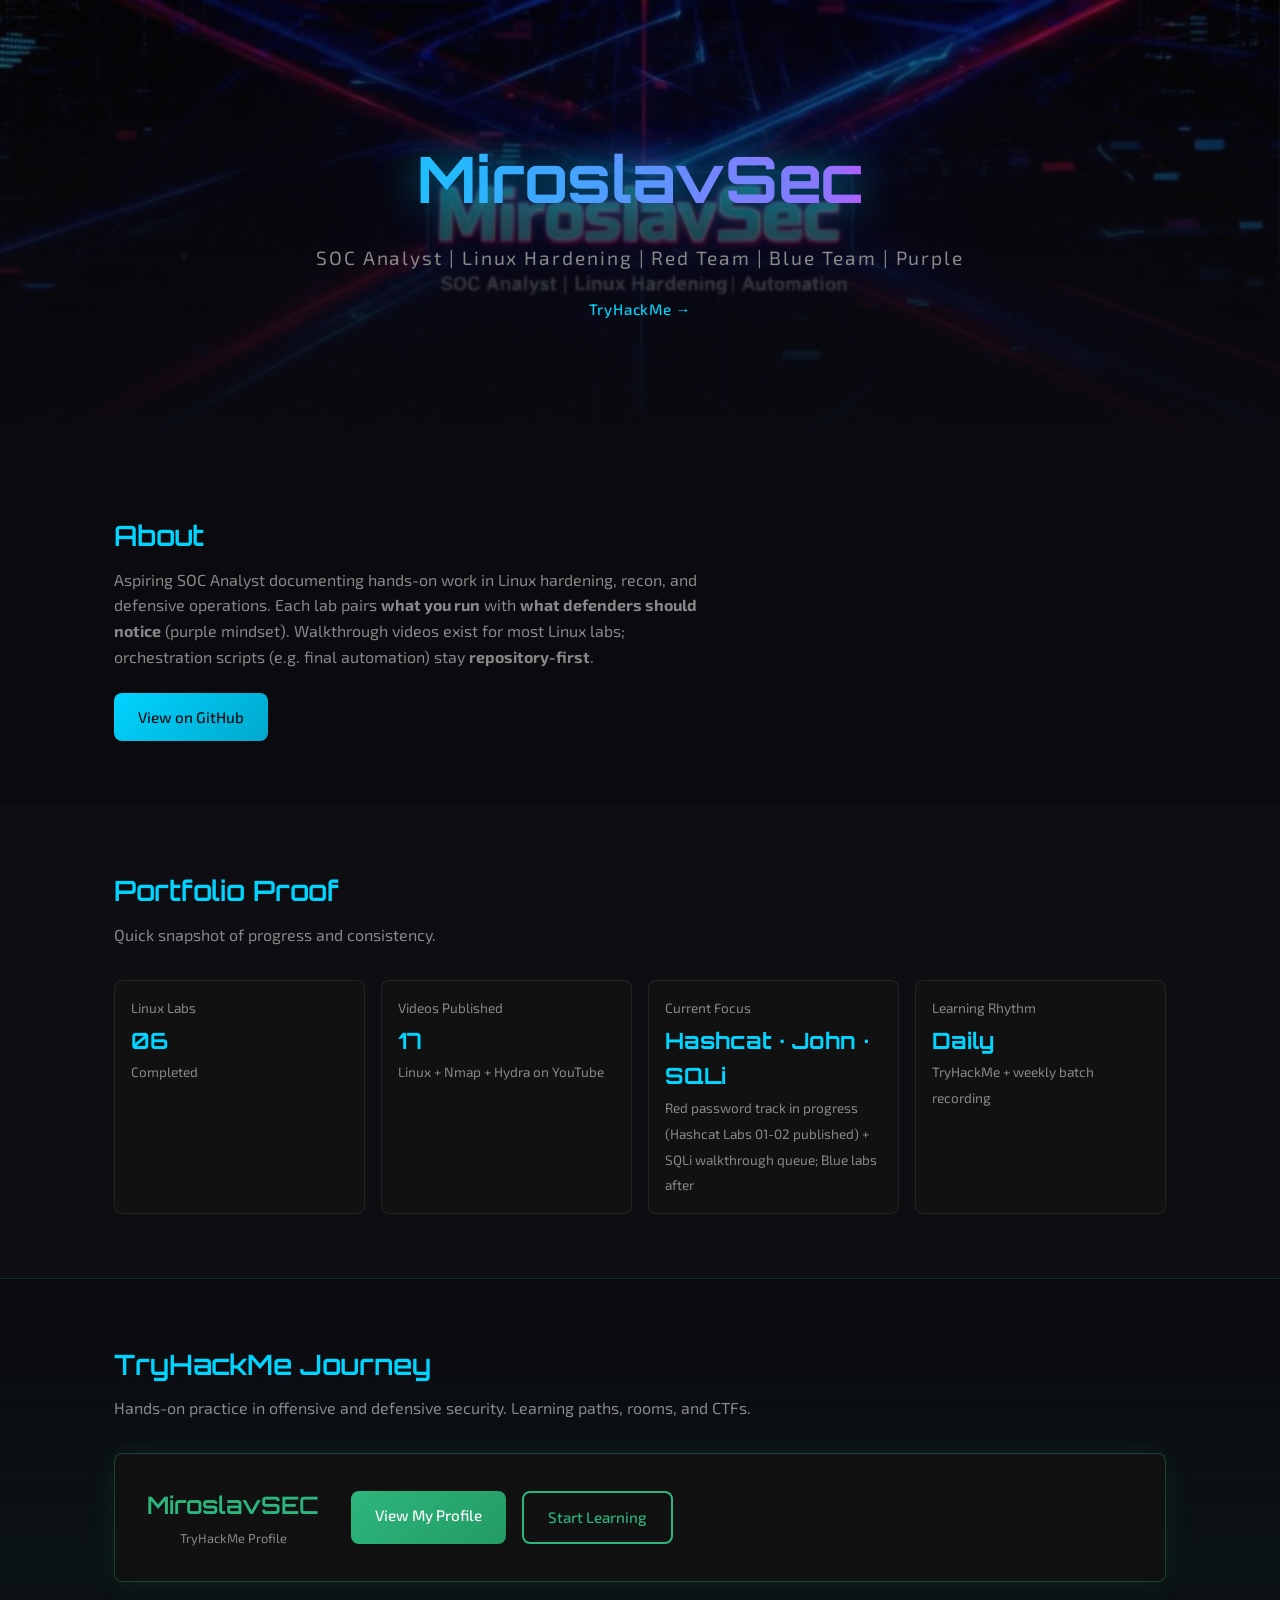
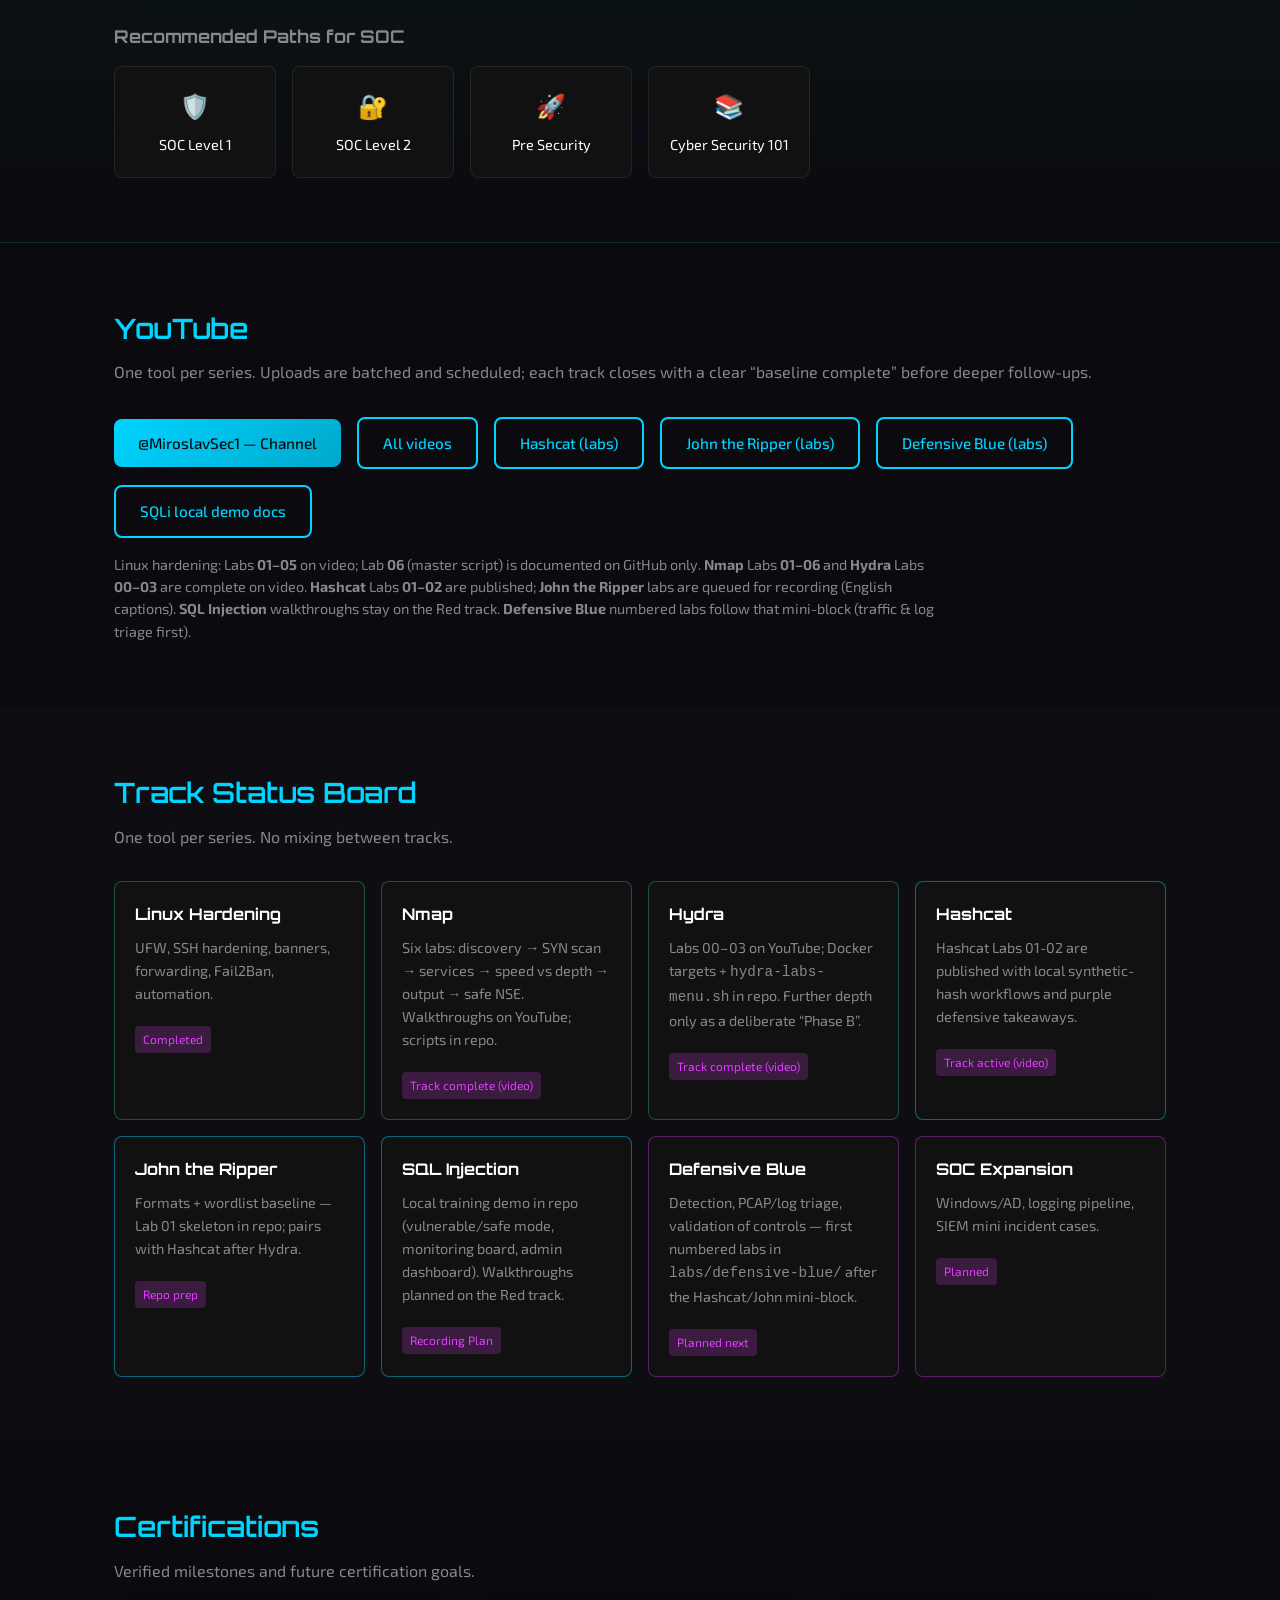
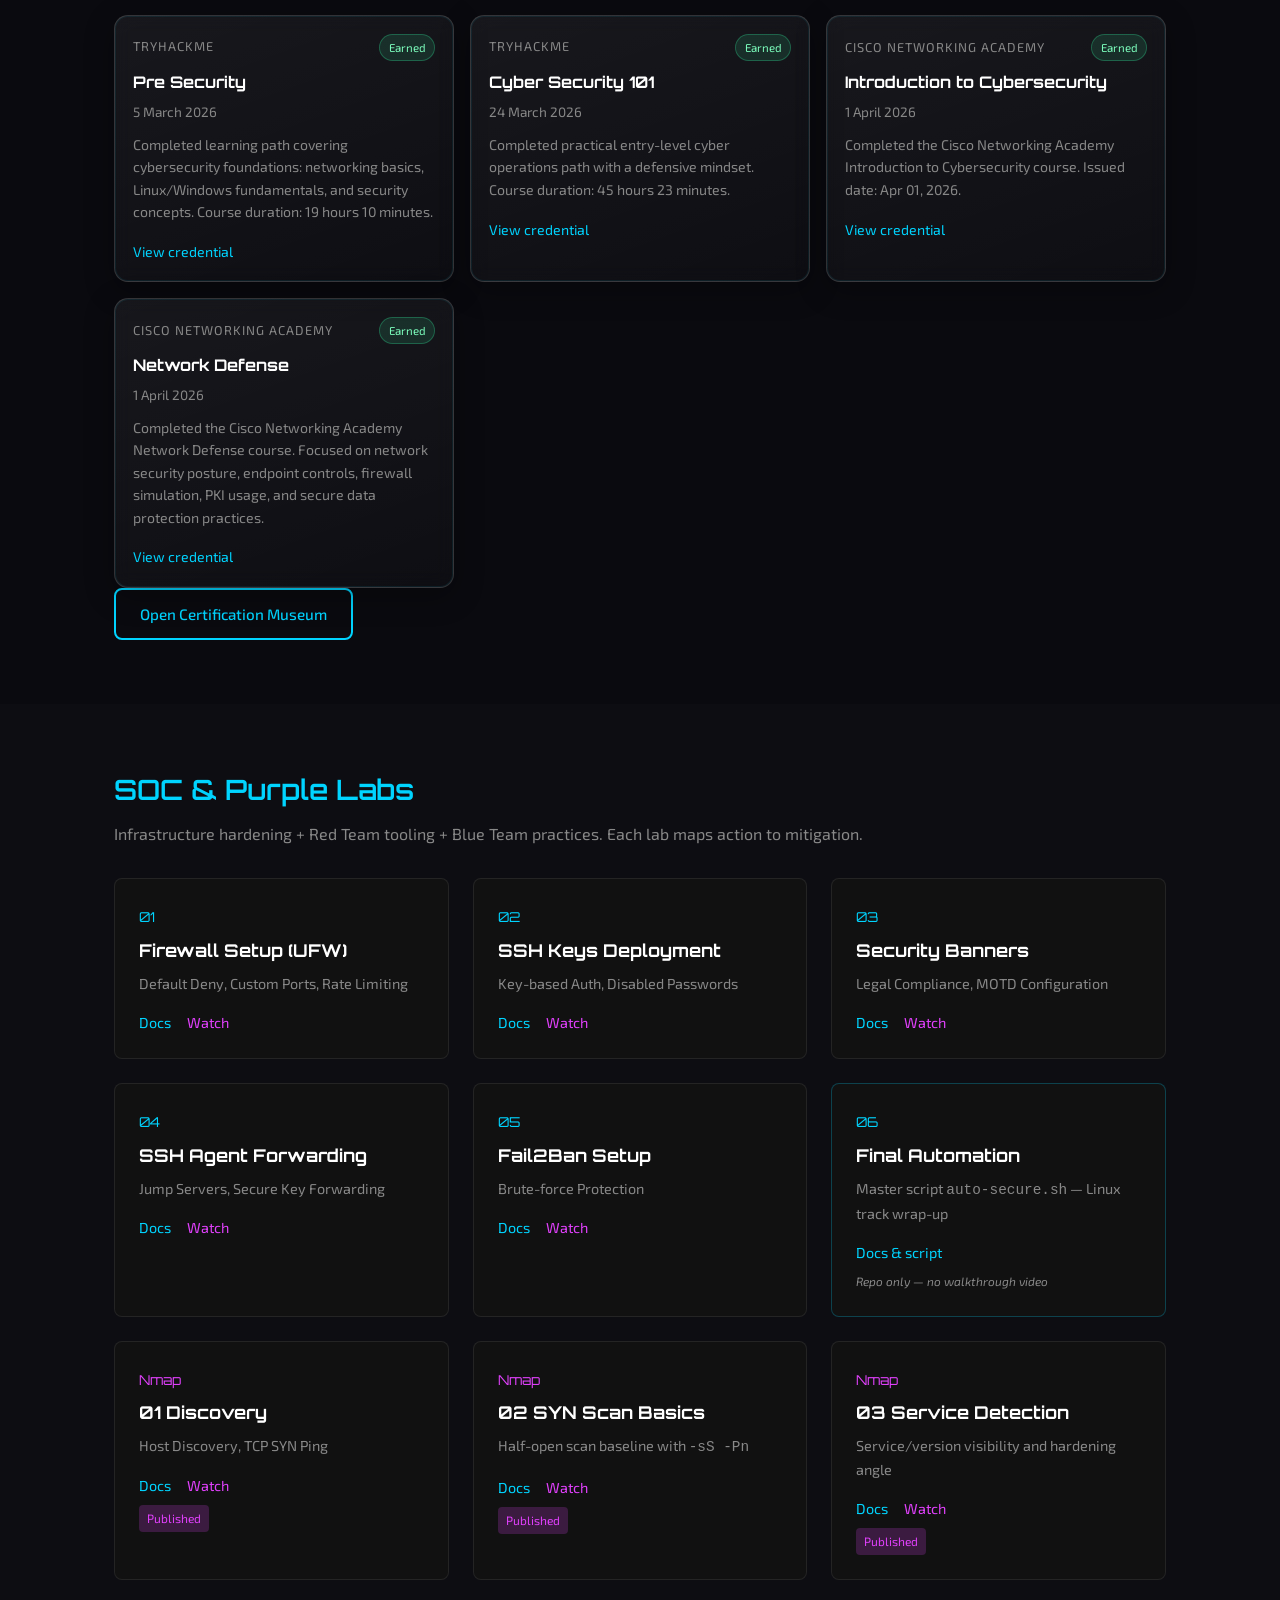
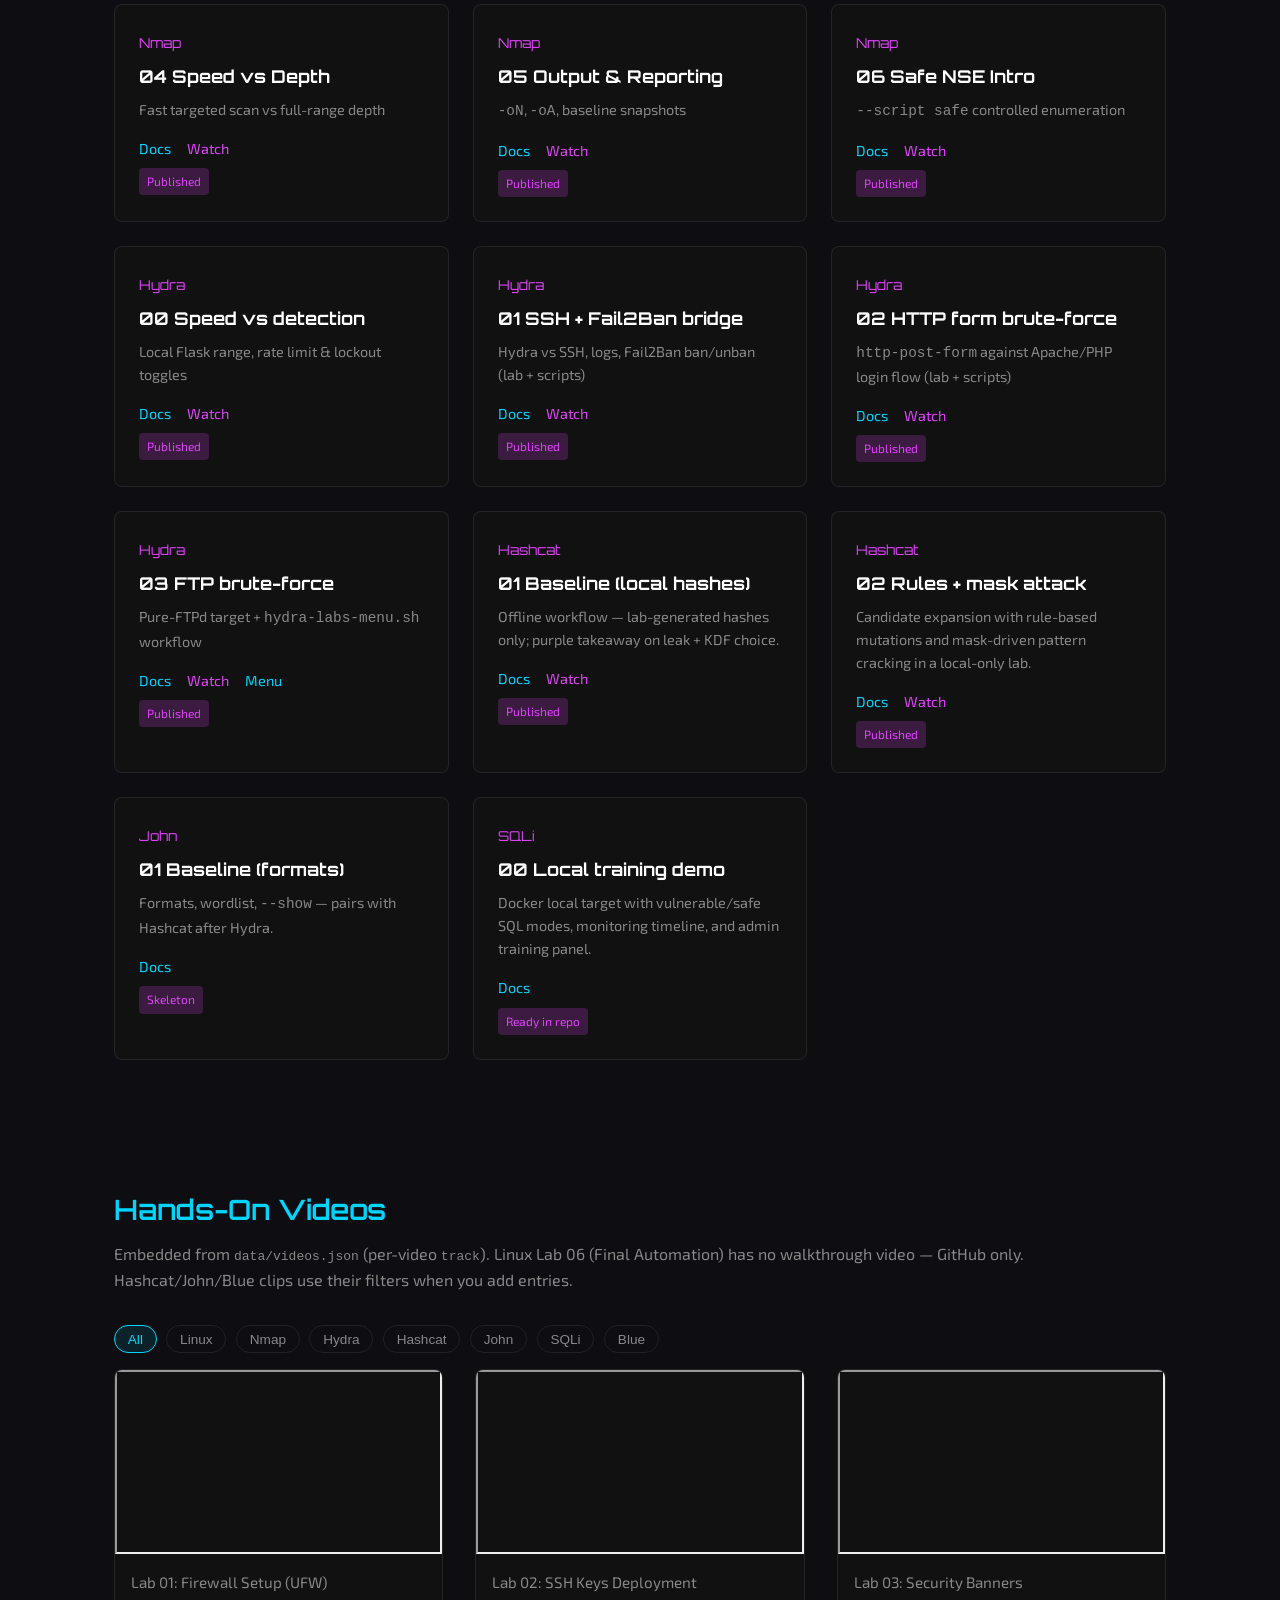
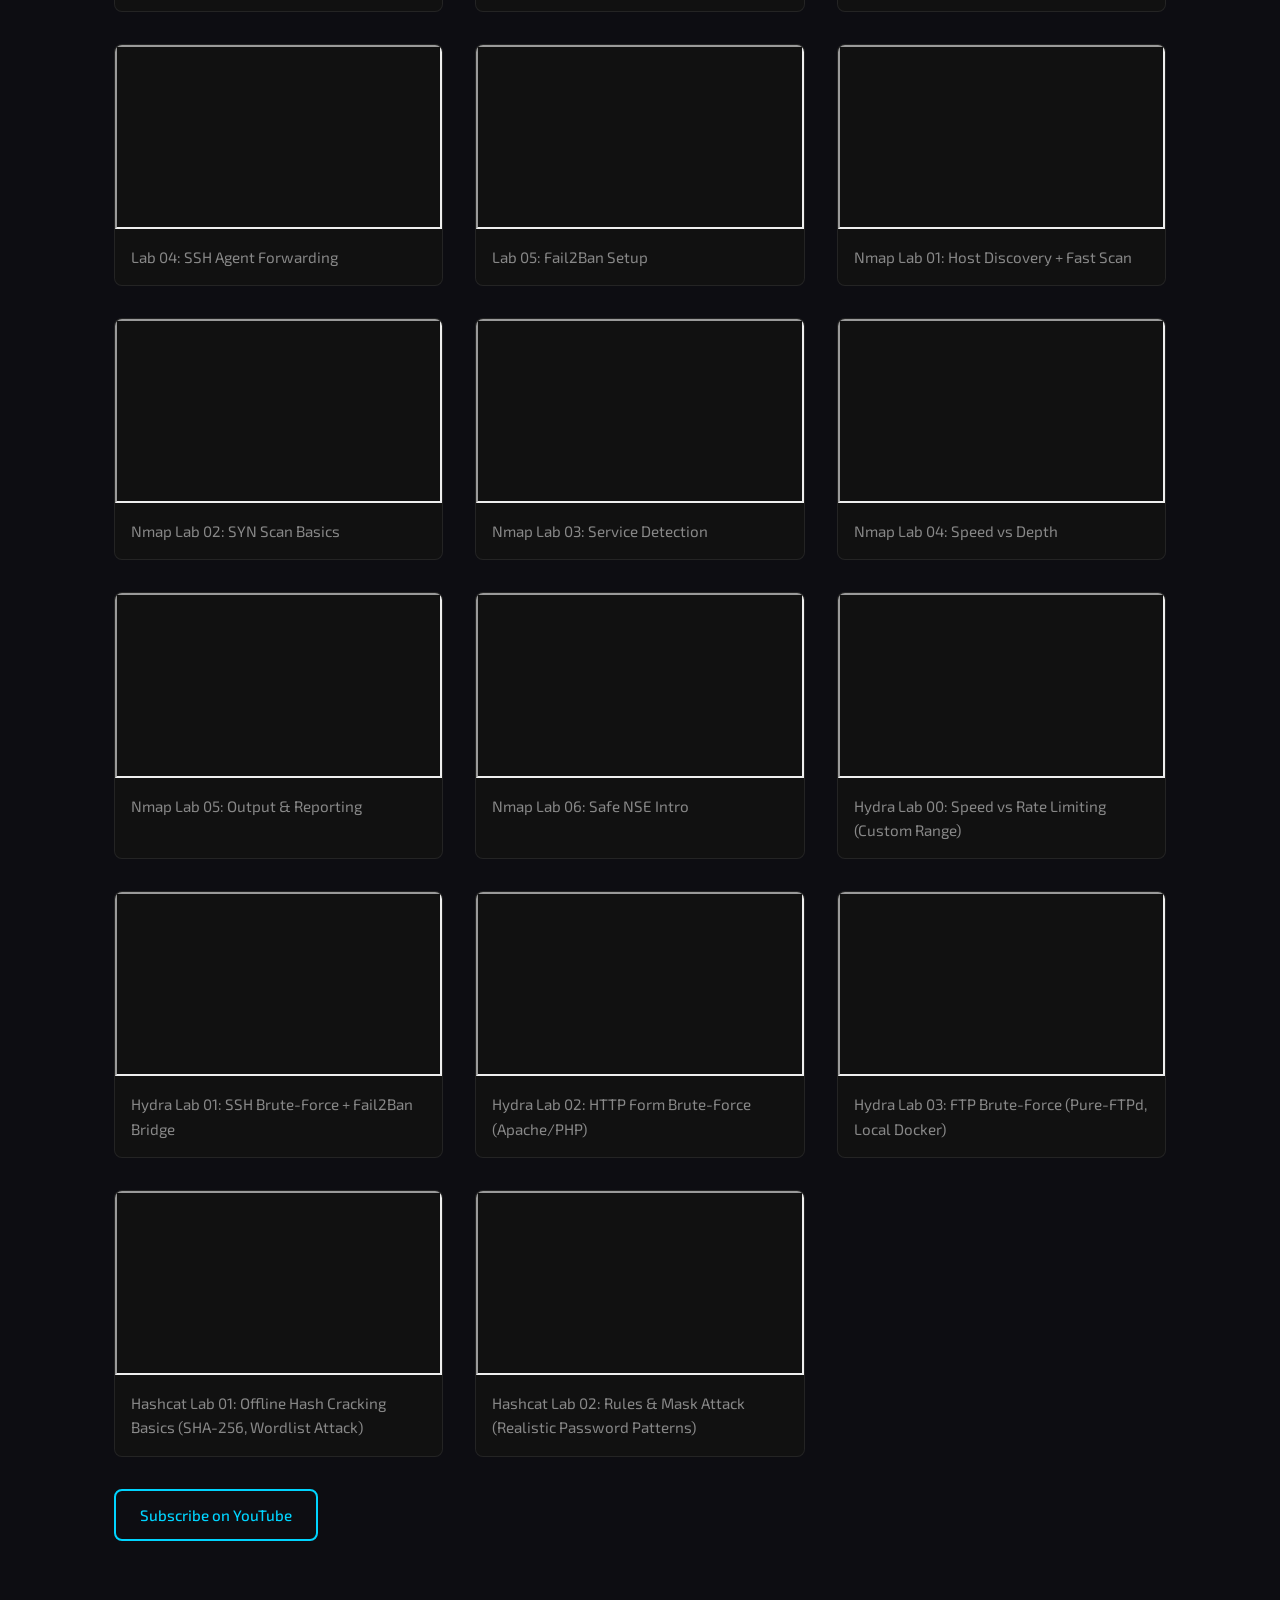
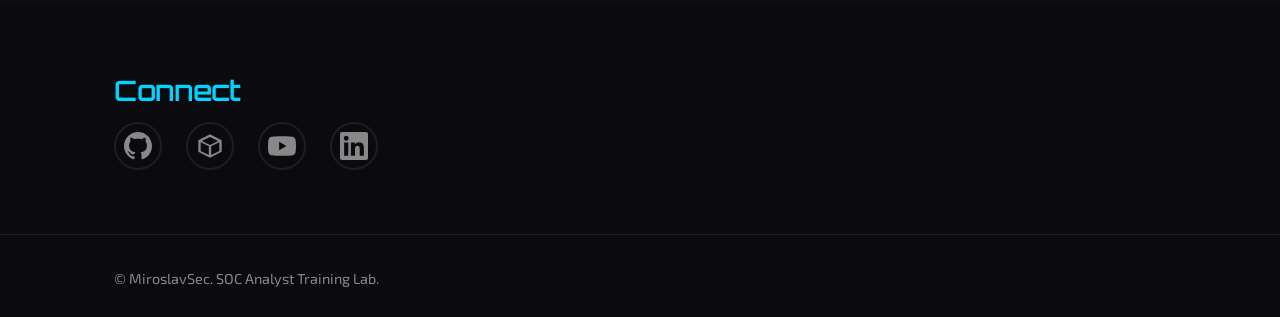
<file: docs/index.html>
<!DOCTYPE html>
<html lang="en">
<head>
    <meta charset="UTF-8">
    <meta name="viewport" content="width=device-width, initial-scale=1.0">
    <meta name="description" content="MiroslavSec — SOC / Purple portfolio: Linux hardening, Nmap, Hydra, hands-on labs, defensive-blue track, TryHackMe.">
    <meta name="author" content="MiroslavSec">
    <link rel="canonical" href="https://jokeez.github.io/SOC-Analyst-Training-Lab/">
    <meta property="og:title" content="MiroslavSec | SOC Analyst Training Lab">
    <meta property="og:description" content="Linux, Nmap, Hydra walkthroughs; SQLi demo in repo; defensive-blue labs — purple-team documentation and scripts.">
    <meta property="og:type" content="website">
    <meta property="og:url" content="https://jokeez.github.io/SOC-Analyst-Training-Lab/">
    <meta property="og:image" content="https://jokeez.github.io/SOC-Analyst-Training-Lab/assets/banner.png">
    <meta name="twitter:card" content="summary_large_image">
    <title>MiroslavSec | SOC Analyst | Linux Hardening | Red + Blue + Purple</title>
    <link rel="preconnect" href="https://fonts.googleapis.com">
    <link rel="preconnect" href="https://fonts.gstatic.com" crossorigin>
    <link href="https://fonts.googleapis.com/css2?family=Orbitron:wght@400;600;700&family=Exo+2:wght@300;400;500&display=swap" rel="stylesheet">
    <link rel="stylesheet" href="styles.css">
</head>
<body>
    <header class="hero">
        <div class="hero-bg" style="background-image: url('assets/banner.png');"></div>
        <div class="hero-overlay"></div>
        <div class="hero-content">
            <h1 class="hero-title">MiroslavSec</h1>
            <p class="hero-tagline">SOC Analyst | Linux Hardening | Red Team | Blue Team | Purple</p>
            <a href="https://tryhackme.com/p/MiroslavSEC" class="hero-thm-link" target="_blank" rel="noopener noreferrer">TryHackMe →</a>
        </div>
    </header>

    <main>
        <section id="about" class="section">
            <div class="container">
                <h2 class="section-title">About</h2>
                <p class="about-text">
                    Aspiring SOC Analyst documenting hands-on work in Linux hardening, recon, and defensive operations.
                    Each lab pairs <strong>what you run</strong> with <strong>what defenders should notice</strong> (purple mindset).
                    Walkthrough videos exist for most Linux labs; orchestration scripts (e.g. final automation) stay <strong>repository-first</strong>.
                </p>
                <a href="https://github.com/jokeez/SOC-Analyst-Training-Lab" class="btn btn-primary" target="_blank" rel="noopener noreferrer">View on GitHub</a>
            </div>
        </section>

        <section id="proof" class="section section-alt">
            <div class="container">
                <h2 class="section-title">Portfolio Proof</h2>
                <p class="section-desc">Quick snapshot of progress and consistency.</p>
                <div class="proof-grid">
                    <article class="proof-card">
                        <span class="proof-label">Linux Labs</span>
                        <strong class="proof-value">06</strong>
                        <span class="proof-meta">Completed</span>
                    </article>
                    <article class="proof-card">
                        <span class="proof-label">Videos Published</span>
                        <strong class="proof-value" id="video-count">17</strong>
                        <span class="proof-meta">Linux + Nmap + Hydra on YouTube</span>
                    </article>
                    <article class="proof-card">
                        <span class="proof-label">Current Focus</span>
                        <strong class="proof-value">Hashcat · John · SQLi</strong>
                        <span class="proof-meta">Red password track in progress (Hashcat Labs 01-02 published) + SQLi walkthrough queue; Blue labs after</span>
                    </article>
                    <article class="proof-card">
                        <span class="proof-label">Learning Rhythm</span>
                        <strong class="proof-value">Daily</strong>
                        <span class="proof-meta">TryHackMe + weekly batch recording</span>
                    </article>
                </div>
            </div>
        </section>

        <section id="tryhackme" class="section tryhackme-section">
            <div class="container">
                <h2 class="section-title">TryHackMe Journey</h2>
                <p class="section-desc">Hands-on practice in offensive and defensive security. Learning paths, rooms, and CTFs.</p>
                <div class="thm-content">
                    <div class="thm-profile-card">
                        <div class="thm-badge-wrap">
                            <a href="https://tryhackme.com/p/MiroslavSEC" target="_blank" rel="noopener noreferrer" class="thm-profile-link">
                                <span class="thm-username">MiroslavSEC</span>
                                <span class="thm-label">TryHackMe Profile</span>
                            </a>
                        </div>
                        <div class="thm-actions">
                            <a href="https://tryhackme.com/p/MiroslavSEC" class="btn btn-thm" target="_blank" rel="noopener noreferrer">View My Profile</a>
                            <a href="https://tryhackme.com" class="btn btn-thm-outline" target="_blank" rel="noopener noreferrer">Start Learning</a>
                        </div>
                    </div>
                    <div class="thm-paths">
                        <h3 class="thm-paths-title">Recommended Paths for SOC</h3>
                        <div class="thm-paths-grid">
                            <a href="https://tryhackme.com/path/outline/soclevel1" target="_blank" rel="noopener noreferrer" class="thm-path-card">
                                <span class="thm-path-icon">🛡️</span>
                                <span>SOC Level 1</span>
                            </a>
                            <a href="https://tryhackme.com/path/outline/soclevel2" target="_blank" rel="noopener noreferrer" class="thm-path-card">
                                <span class="thm-path-icon">🔐</span>
                                <span>SOC Level 2</span>
                            </a>
                            <a href="https://tryhackme.com/path/outline/presecurity" target="_blank" rel="noopener noreferrer" class="thm-path-card">
                                <span class="thm-path-icon">🚀</span>
                                <span>Pre Security</span>
                            </a>
                            <a href="https://tryhackme.com/path/outline/cybersecurity101" target="_blank" rel="noopener noreferrer" class="thm-path-card">
                                <span class="thm-path-icon">📚</span>
                                <span>Cyber Security 101</span>
                            </a>
                        </div>
                    </div>
                </div>
            </div>
        </section>

        <section id="playlists" class="section">
            <div class="container">
                <h2 class="section-title">YouTube</h2>
                <p class="section-desc">One tool per series. Uploads are batched and scheduled; each track closes with a clear “baseline complete” before deeper follow-ups.</p>
                <div class="playlist-links">
                    <a href="https://www.youtube.com/@MiroslavSec1" class="btn btn-primary" target="_blank" rel="noopener noreferrer">@MiroslavSec1 — Channel</a>
                    <a href="https://www.youtube.com/@MiroslavSec1/videos" class="btn btn-secondary" target="_blank" rel="noopener noreferrer">All videos</a>
                    <a href="https://github.com/jokeez/SOC-Analyst-Training-Lab/tree/main/labs/offensive-red/hashcat" class="btn btn-secondary" target="_blank" rel="noopener noreferrer">Hashcat (labs)</a>
                    <a href="https://github.com/jokeez/SOC-Analyst-Training-Lab/tree/main/labs/offensive-red/john-the-ripper" class="btn btn-secondary" target="_blank" rel="noopener noreferrer">John the Ripper (labs)</a>
                    <a href="https://github.com/jokeez/SOC-Analyst-Training-Lab/tree/main/labs/defensive-blue" class="btn btn-secondary" target="_blank" rel="noopener noreferrer">Defensive Blue (labs)</a>
                    <a href="https://github.com/jokeez/SOC-Analyst-Training-Lab/tree/main/labs/offensive-red/sql-injection/00-local-demo" class="btn btn-secondary" target="_blank" rel="noopener noreferrer">SQLi local demo docs</a>
                </div>
                <p class="playlist-note">Linux hardening: Labs <strong>01–05</strong> on video; Lab <strong>06</strong> (master script) is documented on GitHub only. <strong>Nmap</strong> Labs <strong>01–06</strong> and <strong>Hydra</strong> Labs <strong>00–03</strong> are complete on video. <strong>Hashcat</strong> Labs <strong>01–02</strong> are published; <strong>John the Ripper</strong> labs are queued for recording (English captions). <strong>SQL Injection</strong> walkthroughs stay on the Red track. <strong>Defensive Blue</strong> numbered labs follow that mini-block (traffic &amp; log triage first).</p>
            </div>
        </section>

        <section id="tracks" class="section section-alt">
            <div class="container">
                <h2 class="section-title">Track Status Board</h2>
                <p class="section-desc">One tool per series. No mixing between tracks.</p>
                <div class="track-grid">
                    <article class="track-card done">
                        <h3>Linux Hardening</h3>
                        <p>UFW, SSH hardening, banners, forwarding, Fail2Ban, automation.</p>
                        <span class="badge">Completed</span>
                    </article>
                    <article class="track-card done">
                        <h3>Nmap</h3>
                        <p>Six labs: discovery → SYN scan → services → speed vs depth → output → safe NSE. Walkthroughs on YouTube; scripts in repo.</p>
                        <span class="badge">Track complete (video)</span>
                    </article>
                    <article class="track-card done">
                        <h3>Hydra</h3>
                        <p>Labs 00–03 on YouTube; Docker targets + <code>hydra-labs-menu.sh</code> in repo. Further depth only as a deliberate “Phase B”.</p>
                        <span class="badge">Track complete (video)</span>
                    </article>
                    <article class="track-card progress">
                        <h3>Hashcat</h3>
                        <p>Hashcat Labs 01-02 are published with local synthetic-hash workflows and purple defensive takeaways.</p>
                        <span class="badge">Track active (video)</span>
                    </article>
                    <article class="track-card progress">
                        <h3>John the Ripper</h3>
                        <p>Formats + wordlist baseline — Lab 01 skeleton in repo; pairs with Hashcat after Hydra.</p>
                        <span class="badge">Repo prep</span>
                    </article>
                    <article class="track-card progress">
                        <h3>SQL Injection</h3>
                        <p>Local training demo in repo (vulnerable/safe mode, monitoring board, admin dashboard). Walkthroughs planned on the Red track.</p>
                        <span class="badge">Recording Plan</span>
                    </article>
                    <article class="track-card planned">
                        <h3>Defensive Blue</h3>
                        <p>Detection, PCAP/log triage, validation of controls — first numbered labs in <code>labs/defensive-blue/</code> after the Hashcat/John mini-block.</p>
                        <span class="badge">Planned next</span>
                    </article>
                    <article class="track-card planned">
                        <h3>SOC Expansion</h3>
                        <p>Windows/AD, logging pipeline, SIEM mini incident cases.</p>
                        <span class="badge">Planned</span>
                    </article>
                </div>
            </div>
        </section>

        <section id="certifications" class="section">
            <div class="container">
                <h2 class="section-title">Certifications</h2>
                <p class="section-desc">Verified milestones and future certification goals.</p>
                <div class="cert-grid" id="cert-grid"></div>
                <a href="certifications.html" class="btn btn-secondary">Open Certification Museum</a>
            </div>
        </section>

        <section id="labs" class="section section-alt">
            <div class="container">
                <h2 class="section-title">SOC & Purple Labs</h2>
                <p class="section-desc">Infrastructure hardening + Red Team tooling + Blue Team practices. Each lab maps action to mitigation.</p>
                <div class="lab-grid">
                    <article class="lab-card">
                        <span class="lab-number">01</span>
                        <h3>Firewall Setup (UFW)</h3>
                        <p>Default Deny, Custom Ports, Rate Limiting</p>
                        <div class="lab-links">
                            <a href="https://github.com/jokeez/SOC-Analyst-Training-Lab/tree/main/Linux-Hardening/Lab01-UFW" class="link-doc" target="_blank" rel="noopener noreferrer">Docs</a>
                            <a href="https://youtu.be/zgGrlMZAEcM" target="_blank" rel="noopener noreferrer" class="link-video">Watch</a>
                        </div>
                    </article>
                    <article class="lab-card">
                        <span class="lab-number">02</span>
                        <h3>SSH Keys Deployment</h3>
                        <p>Key-based Auth, Disabled Passwords</p>
                        <div class="lab-links">
                            <a href="https://github.com/jokeez/SOC-Analyst-Training-Lab/tree/main/Linux-Hardening/Lab02-SSH-Hardening" class="link-doc" target="_blank" rel="noopener noreferrer">Docs</a>
                            <a href="https://youtu.be/ULZVP8h6Uvc" target="_blank" rel="noopener noreferrer" class="link-video">Watch</a>
                        </div>
                    </article>
                    <article class="lab-card">
                        <span class="lab-number">03</span>
                        <h3>Security Banners</h3>
                        <p>Legal Compliance, MOTD Configuration</p>
                        <div class="lab-links">
                            <a href="https://github.com/jokeez/SOC-Analyst-Training-Lab/tree/main/Linux-Hardening/Lab03-SSH-Banners" class="link-doc" target="_blank" rel="noopener noreferrer">Docs</a>
                            <a href="https://youtu.be/ILBxHbIw74Y" target="_blank" rel="noopener noreferrer" class="link-video">Watch</a>
                        </div>
                    </article>
                    <article class="lab-card">
                        <span class="lab-number">04</span>
                        <h3>SSH Agent Forwarding</h3>
                        <p>Jump Servers, Secure Key Forwarding</p>
                        <div class="lab-links">
                            <a href="https://github.com/jokeez/SOC-Analyst-Training-Lab/tree/main/Linux-Hardening/Lab04-SSH-Agent-Forwarding" class="link-doc" target="_blank" rel="noopener noreferrer">Docs</a>
                            <a href="https://youtu.be/NOCivaFgoXc" target="_blank" rel="noopener noreferrer" class="link-video">Watch</a>
                        </div>
                    </article>
                    <article class="lab-card">
                        <span class="lab-number">05</span>
                        <h3>Fail2Ban Setup</h3>
                        <p>Brute-force Protection</p>
                        <div class="lab-links">
                            <a href="https://github.com/jokeez/SOC-Analyst-Training-Lab/tree/main/Linux-Hardening/Lab05-Fail2Ban" class="link-doc" target="_blank" rel="noopener noreferrer">Docs</a>
                            <a href="https://youtu.be/KGf3O-4LXkQ?si=MVaqIkHsp7_x4Et6" target="_blank" rel="noopener noreferrer" class="link-video">Watch</a>
                        </div>
                    </article>
                    <article class="lab-card lab-repo-only">
                        <span class="lab-number">06</span>
                        <h3>Final Automation</h3>
                        <p>Master script <code>auto-secure.sh</code> — Linux track wrap-up</p>
                        <div class="lab-links">
                            <a href="https://github.com/jokeez/SOC-Analyst-Training-Lab/tree/main/Linux-Hardening/Lab06-Final-Automation" class="link-doc" target="_blank" rel="noopener noreferrer">Docs &amp; script</a>
                        </div>
                        <span class="lab-note">Repo only — no walkthrough video</span>
                    </article>
                    <article class="lab-card lab-pentest">
                        <span class="lab-number">Nmap</span>
                        <h3>01 Discovery</h3>
                        <p>Host Discovery, TCP SYN Ping</p>
                        <div class="lab-links">
                            <a href="https://github.com/jokeez/SOC-Analyst-Training-Lab/tree/main/labs/offensive-red/nmap/01-discovery" class="link-doc" target="_blank" rel="noopener noreferrer">Docs</a>
                            <a href="https://youtu.be/abxydAApkko" target="_blank" rel="noopener noreferrer" class="link-video">Watch</a>
                        </div>
                        <span class="badge">Published</span>
                    </article>
                    <article class="lab-card lab-pentest">
                        <span class="lab-number">Nmap</span>
                        <h3>02 SYN Scan Basics</h3>
                        <p>Half-open scan baseline with <code>-sS -Pn</code></p>
                        <div class="lab-links">
                            <a href="https://github.com/jokeez/SOC-Analyst-Training-Lab/tree/main/labs/offensive-red/nmap/02-syn-scan" class="link-doc" target="_blank" rel="noopener noreferrer">Docs</a>
                            <a href="https://youtu.be/vPJW-t86lgc" target="_blank" rel="noopener noreferrer" class="link-video">Watch</a>
                        </div>
                        <span class="badge">Published</span>
                    </article>
                    <article class="lab-card lab-pentest">
                        <span class="lab-number">Nmap</span>
                        <h3>03 Service Detection</h3>
                        <p>Service/version visibility and hardening angle</p>
                        <div class="lab-links">
                            <a href="https://github.com/jokeez/SOC-Analyst-Training-Lab/tree/main/labs/offensive-red/nmap/03-service-detection" class="link-doc" target="_blank" rel="noopener noreferrer">Docs</a>
                            <a href="https://youtu.be/vn8LKGCSVQk" target="_blank" rel="noopener noreferrer" class="link-video">Watch</a>
                        </div>
                        <span class="badge">Published</span>
                    </article>
                    <article class="lab-card lab-pentest">
                        <span class="lab-number">Nmap</span>
                        <h3>04 Speed vs Depth</h3>
                        <p>Fast targeted scan vs full-range depth</p>
                        <div class="lab-links">
                            <a href="https://github.com/jokeez/SOC-Analyst-Training-Lab/tree/main/labs/offensive-red/nmap/04-speed-vs-depth" class="link-doc" target="_blank" rel="noopener noreferrer">Docs</a>
                            <a href="https://youtu.be/uDrDLcGPx1A" target="_blank" rel="noopener noreferrer" class="link-video">Watch</a>
                        </div>
                        <span class="badge">Published</span>
                    </article>
                    <article class="lab-card lab-pentest">
                        <span class="lab-number">Nmap</span>
                        <h3>05 Output &amp; Reporting</h3>
                        <p><code>-oN</code>, <code>-oA</code>, baseline snapshots</p>
                        <div class="lab-links">
                            <a href="https://github.com/jokeez/SOC-Analyst-Training-Lab/tree/main/labs/offensive-red/nmap/05-output-reporting" class="link-doc" target="_blank" rel="noopener noreferrer">Docs</a>
                            <a href="https://youtu.be/Jk_YhxfHPCw" target="_blank" rel="noopener noreferrer" class="link-video">Watch</a>
                        </div>
                        <span class="badge">Published</span>
                    </article>
                    <article class="lab-card lab-pentest">
                        <span class="lab-number">Nmap</span>
                        <h3>06 Safe NSE Intro</h3>
                        <p><code>--script safe</code> controlled enumeration</p>
                        <div class="lab-links">
                            <a href="https://github.com/jokeez/SOC-Analyst-Training-Lab/tree/main/labs/offensive-red/nmap/06-safe-nse" class="link-doc" target="_blank" rel="noopener noreferrer">Docs</a>
                            <a href="https://youtu.be/wZI1miGav1w?si=kNtczLp2BnUpQLrL" target="_blank" rel="noopener noreferrer" class="link-video">Watch</a>
                        </div>
                        <span class="badge">Published</span>
                    </article>
                    <article class="lab-card lab-pentest">
                        <span class="lab-number">Hydra</span>
                        <h3>00 Speed vs detection</h3>
                        <p>Local Flask range, rate limit &amp; lockout toggles</p>
                        <div class="lab-links">
                            <a href="https://github.com/jokeez/SOC-Analyst-Training-Lab/tree/main/labs/offensive-red/hydra/00-speed-vs-detection" class="link-doc" target="_blank" rel="noopener noreferrer">Docs</a>
                            <a href="https://youtu.be/H16hmZXzrYA" target="_blank" rel="noopener noreferrer" class="link-video">Watch</a>
                        </div>
                        <span class="badge">Published</span>
                    </article>
                    <article class="lab-card lab-pentest">
                        <span class="lab-number">Hydra</span>
                        <h3>01 SSH + Fail2Ban bridge</h3>
                        <p>Hydra vs SSH, logs, Fail2Ban ban/unban (lab + scripts)</p>
                        <div class="lab-links">
                            <a href="https://github.com/jokeez/SOC-Analyst-Training-Lab/tree/main/labs/offensive-red/hydra/01-ssh" class="link-doc" target="_blank" rel="noopener noreferrer">Docs</a>
                            <a href="https://youtu.be/-rTCzClzzZQ" target="_blank" rel="noopener noreferrer" class="link-video">Watch</a>
                        </div>
                        <span class="badge">Published</span>
                    </article>
                    <article class="lab-card lab-pentest">
                        <span class="lab-number">Hydra</span>
                        <h3>02 HTTP form brute-force</h3>
                        <p><code>http-post-form</code> against Apache/PHP login flow (lab + scripts)</p>
                        <div class="lab-links">
                            <a href="https://github.com/jokeez/SOC-Analyst-Training-Lab/tree/main/labs/offensive-red/hydra/02-http-form" class="link-doc" target="_blank" rel="noopener noreferrer">Docs</a>
                            <a href="https://youtu.be/v7YRHpcEzHg" target="_blank" rel="noopener noreferrer" class="link-video">Watch</a>
                        </div>
                        <span class="badge">Published</span>
                    </article>
                    <article class="lab-card lab-pentest">
                        <span class="lab-number">Hydra</span>
                        <h3>03 FTP brute-force</h3>
                        <p>Pure-FTPd target + <code>hydra-labs-menu.sh</code> workflow</p>
                        <div class="lab-links">
                            <a href="https://github.com/jokeez/SOC-Analyst-Training-Lab/tree/main/labs/offensive-red/hydra/03-ftp" class="link-doc" target="_blank" rel="noopener noreferrer">Docs</a>
                            <a href="https://youtu.be/UAhLfay0G-w" target="_blank" rel="noopener noreferrer" class="link-video">Watch</a>
                            <a href="https://github.com/jokeez/SOC-Analyst-Training-Lab/tree/main/labs/offensive-red/hydra/scripts" class="link-doc" target="_blank" rel="noopener noreferrer">Menu</a>
                        </div>
                        <span class="badge">Published</span>
                    </article>
                    <article class="lab-card lab-pentest">
                        <span class="lab-number">Hashcat</span>
                        <h3>01 Baseline (local hashes)</h3>
                        <p>Offline workflow — lab-generated hashes only; purple takeaway on leak + KDF choice.</p>
                        <div class="lab-links">
                            <a href="https://github.com/jokeez/SOC-Analyst-Training-Lab/tree/main/labs/offensive-red/hashcat/01-baseline-local-hashes" class="link-doc" target="_blank" rel="noopener noreferrer">Docs</a>
                            <a href="https://youtu.be/uwtM6-ZVCSg" target="_blank" rel="noopener noreferrer" class="link-video">Watch</a>
                        </div>
                        <span class="badge">Published</span>
                    </article>
                    <article class="lab-card lab-pentest">
                        <span class="lab-number">Hashcat</span>
                        <h3>02 Rules + mask attack</h3>
                        <p>Candidate expansion with rule-based mutations and mask-driven pattern cracking in a local-only lab.</p>
                        <div class="lab-links">
                            <a href="https://github.com/jokeez/SOC-Analyst-Training-Lab/tree/main/labs/offensive-red/hashcat/02-rules-and-mask" class="link-doc" target="_blank" rel="noopener noreferrer">Docs</a>
                            <a href="https://youtu.be/CZ6vZzXUn9k" target="_blank" rel="noopener noreferrer" class="link-video">Watch</a>
                        </div>
                        <span class="badge">Published</span>
                    </article>
                    <article class="lab-card lab-pentest">
                        <span class="lab-number">John</span>
                        <h3>01 Baseline (formats)</h3>
                        <p>Formats, wordlist, <code>--show</code> — pairs with Hashcat after Hydra.</p>
                        <div class="lab-links">
                            <a href="https://github.com/jokeez/SOC-Analyst-Training-Lab/tree/main/labs/offensive-red/john-the-ripper/01-baseline-formats" class="link-doc" target="_blank" rel="noopener noreferrer">Docs</a>
                        </div>
                        <span class="badge">Skeleton</span>
                    </article>
                    <article class="lab-card lab-pentest">
                        <span class="lab-number">SQLi</span>
                        <h3>00 Local training demo</h3>
                        <p>Docker local target with vulnerable/safe SQL modes, monitoring timeline, and admin training panel.</p>
                        <div class="lab-links">
                            <a href="https://github.com/jokeez/SOC-Analyst-Training-Lab/tree/main/labs/offensive-red/sql-injection/00-local-demo" class="link-doc" target="_blank" rel="noopener noreferrer">Docs</a>
                        </div>
                        <span class="badge">Ready in repo</span>
                    </article>
                </div>
            </div>
        </section>

        <section id="videos" class="section section-alt">
            <div class="container">
                <h2 class="section-title">Hands-On Videos</h2>
                <p class="section-desc">Embedded from <code>data/videos.json</code> (per-video <code>track</code>). Linux Lab 06 (Final Automation) has no walkthrough video — GitHub only. Hashcat/John/Blue clips use their filters when you add entries.</p>
                <div class="video-filters" id="video-filters">
                    <button class="video-filter active" type="button" data-track="all">All</button>
                    <button class="video-filter" type="button" data-track="linux">Linux</button>
                    <button class="video-filter" type="button" data-track="nmap">Nmap</button>
                    <button class="video-filter" type="button" data-track="hydra">Hydra</button>
                    <button class="video-filter" type="button" data-track="hashcat">Hashcat</button>
                    <button class="video-filter" type="button" data-track="john">John</button>
                    <button class="video-filter" type="button" data-track="sqli">SQLi</button>
                    <button class="video-filter" type="button" data-track="blue">Blue</button>
                </div>
                <div class="video-grid" id="video-grid"></div>
                <a href="https://www.youtube.com/@MiroslavSec1" class="btn btn-secondary" target="_blank" rel="noopener noreferrer">Subscribe on YouTube</a>
            </div>
        </section>

        <section id="connect" class="section">
            <div class="container">
                <h2 class="section-title">Connect</h2>
                <div class="connect-links">
                    <a href="https://github.com/jokeez/SOC-Analyst-Training-Lab" target="_blank" rel="noopener noreferrer" class="connect-link" aria-label="GitHub">
                        <svg xmlns="http://www.w3.org/2000/svg" width="28" height="28" viewBox="0 0 24 24" fill="currentColor"><path d="M12 0c-6.626 0-12 5.373-12 12 0 5.302 3.438 9.8 8.207 11.387.599.111.793-.261.793-.577v-2.234c-3.338.726-4.033-1.416-4.033-1.416-.546-1.387-1.333-1.756-1.333-1.756-1.089-.745.083-.729.083-.729 1.205.084 1.839 1.237 1.839 1.237 1.07 1.834 2.807 1.304 3.492.997.107-.775.418-1.305.762-1.604-2.665-.305-5.467-1.334-5.467-5.931 0-1.311.469-2.381 1.236-3.221-.124-.303-.535-1.524.117-3.176 0 0 1.008-.322 3.301 1.23.957-.266 1.983-.399 3.003-.404 1.02.005 2.047.138 3.006.404 2.291-1.552 3.297-1.23 3.297-1.23.653 1.653.242 2.874.118 3.176.77.84 1.235 1.911 1.235 3.221 0 4.609-2.807 5.624-5.479 5.921.43.372.823 1.102.823 2.222v3.293c0 .319.192.694.801.576 4.765-1.589 8.199-6.086 8.199-11.386 0-6.627-5.373-12-12-12z"/></svg>
                    </a>
                    <a href="https://tryhackme.com/p/MiroslavSEC" target="_blank" rel="noopener noreferrer" class="connect-link" aria-label="TryHackMe">
                        <svg xmlns="http://www.w3.org/2000/svg" width="28" height="28" viewBox="0 0 24 24" fill="currentColor"><path d="M12 2L2 7v10l10 5 10-5V7L12 2zm0 2.18l6.9 3.45L12 11.09 5.1 7.63 12 4.18zM4 8.82l7 3.5v7.36l-7-3.5V8.82zm9 10.86v-7.36l7-3.5v7.36l-7 3.5z"/></svg>
                    </a>
                    <a href="https://www.youtube.com/@MiroslavSec1" target="_blank" rel="noopener noreferrer" class="connect-link" aria-label="YouTube">
                        <svg xmlns="http://www.w3.org/2000/svg" width="28" height="28" viewBox="0 0 24 24" fill="currentColor"><path d="M23.498 6.186a3.016 3.016 0 0 0-2.122-2.136C19.505 3.545 12 3.545 12 3.545s-7.505 0-9.377.505A3.017 3.017 0 0 0 .502 6.186C0 8.07 0 12 0 12s0 3.93.502 5.814a3.016 3.016 0 0 0 2.122 2.136c1.871.505 9.376.505 9.376.505s7.505 0 9.377-.505a3.015 3.015 0 0 0 2.122-2.136C24 15.93 24 12 24 12s0-3.93-.502-5.814zM9.545 15.568V8.432L15.818 12l-6.273 3.568z"/></svg>
                    </a>
                    <a href="https://www.linkedin.com/in/miroslav-u-7152233b5/" target="_blank" rel="noopener noreferrer" class="connect-link" aria-label="LinkedIn">
                        <svg xmlns="http://www.w3.org/2000/svg" width="28" height="28" viewBox="0 0 24 24" fill="currentColor"><path d="M20.447 20.452h-3.554v-5.569c0-1.328-.027-3.037-1.852-3.037-1.853 0-2.136 1.445-2.136 2.939v5.667H9.351V9h3.414v1.561h.046c.477-.9 1.637-1.85 3.37-1.85 3.601 0 4.267 2.37 4.267 5.455v6.286zM5.337 7.433c-1.144 0-2.063-.926-2.063-2.065 0-1.138.92-2.063 2.063-2.063 1.14 0 2.064.925 2.064 2.063 0 1.139-.925 2.065-2.064 2.065zm1.782 13.019H3.555V9h3.564v11.452zM22.225 0H1.771C.792 0 0 .774 0 1.729v20.542C0 23.227.792 24 1.771 24h20.451C23.2 24 24 23.227 24 22.271V1.729C24 .774 23.2 0 22.222 0h.003z"/></svg>
                    </a>
                </div>
            </div>
        </section>
    </main>

    <footer class="footer">
        <div class="container">
            <p>&copy; MiroslavSec. SOC Analyst Training Lab.</p>
        </div>
    </footer>

    <script src="script.js"></script>
</body>
</html>
</file>
<file: docs/styles.css>
/* Design system - banner aesthetic */
:root {
    --bg-dark: #0a0a0f;
    --bg-card: #111;
    --bg-alt: #0d0d12;
    --cyan: #00d4ff;
    --cyan-dim: rgba(0, 212, 255, 0.6);
    --magenta: #e040fb;
    --magenta-dim: rgba(224, 64, 251, 0.5);
    --text: #ffffff;
    --text-muted: #888;
    --border: rgba(255, 255, 255, 0.08);
    --glow-cyan: 0 0 20px rgba(0, 212, 255, 0.3);
    --glow-magenta: 0 0 20px rgba(224, 64, 251, 0.2);
    --font-heading: 'Orbitron', sans-serif;
    --font-body: 'Exo 2', sans-serif;
    --radius: 8px;
    --transition: 0.25s ease;
}

*,
*::before,
*::after {
    box-sizing: border-box;
}

html {
    scroll-behavior: smooth;
}

body {
    margin: 0;
    font-family: var(--font-body);
    background: var(--bg-dark);
    color: var(--text);
    line-height: 1.6;
    -webkit-font-smoothing: antialiased;
}

/* Hero */
.hero {
    position: relative;
    min-height: 50vh;
    display: flex;
    align-items: center;
    justify-content: center;
    overflow: hidden;
}

.hero-bg {
    position: absolute;
    inset: 0;
    background-size: cover;
    background-position: center;
    background-repeat: no-repeat;
}

.hero-overlay {
    position: absolute;
    inset: 0;
    background: linear-gradient(
        to bottom,
        rgba(10, 10, 15, 0.3) 0%,
        rgba(10, 10, 15, 0.7) 50%,
        var(--bg-dark) 100%
    );
}

.hero-content {
    position: relative;
    z-index: 1;
    text-align: center;
    padding: 2rem;
}

.hero-title {
    font-family: var(--font-heading);
    font-size: clamp(2rem, 6vw, 4rem);
    font-weight: 700;
    margin: 0;
    background: linear-gradient(90deg, var(--cyan), var(--magenta));
    -webkit-background-clip: text;
    -webkit-text-fill-color: transparent;
    background-clip: text;
    text-shadow: 0 0 40px var(--cyan-dim);
}

.hero-tagline {
    font-size: clamp(0.9rem, 2.5vw, 1.2rem);
    color: var(--text-muted);
    margin: 0.75rem 0 0;
    letter-spacing: 0.1em;
}

/* Container */
.container {
    max-width: 1100px;
    margin: 0 auto;
    padding: 0 1.5rem;
}

/* Sections */
.section {
    padding: 4rem 0;
}

.section-alt {
    background: var(--bg-alt);
}

.section-title {
    font-family: var(--font-heading);
    font-size: 1.75rem;
    font-weight: 600;
    margin: 0 0 0.5rem;
    color: var(--cyan);
}

.section-desc {
    color: var(--text-muted);
    margin: 0 0 2rem;
}

/* Proof grid */
.proof-grid {
    display: grid;
    grid-template-columns: repeat(auto-fill, minmax(220px, 1fr));
    gap: 1rem;
}

.proof-card {
    background: var(--bg-card);
    border: 1px solid var(--border);
    border-radius: var(--radius);
    padding: 1rem;
}

.proof-label {
    display: block;
    color: var(--text-muted);
    font-size: 0.85rem;
}

.proof-value {
    display: block;
    font-family: var(--font-heading);
    color: var(--cyan);
    font-size: 1.4rem;
    margin-top: 0.25rem;
}

.proof-meta {
    color: var(--text-muted);
    font-size: 0.85rem;
}

/* Track status board */
.track-grid {
    display: grid;
    grid-template-columns: repeat(auto-fill, minmax(240px, 1fr));
    gap: 1rem;
}

.track-card {
    background: var(--bg-card);
    border: 1px solid var(--border);
    border-radius: var(--radius);
    padding: 1.25rem;
}

.track-card h3 {
    margin: 0 0 0.5rem;
    font-family: var(--font-heading);
    font-size: 1rem;
}

.track-card p {
    margin: 0 0 0.8rem;
    color: var(--text-muted);
    font-size: 0.9rem;
}

.track-card.done {
    border-color: rgba(44, 182, 125, 0.4);
}

.track-card.progress {
    border-color: rgba(0, 212, 255, 0.45);
}

.track-card.planned {
    border-color: rgba(224, 64, 251, 0.35);
}

/* Certifications */
.cert-grid {
    display: grid;
    grid-template-columns: repeat(auto-fill, minmax(260px, 1fr));
    gap: 1rem;
}

.cert-card {
    position: relative;
    overflow: hidden;
    background: linear-gradient(160deg, rgba(255, 255, 255, 0.06), rgba(255, 255, 255, 0.02));
    border: 1px solid rgba(255, 255, 255, 0.15);
    border-radius: 14px;
    padding: 1.1rem;
    backdrop-filter: blur(9px);
    -webkit-backdrop-filter: blur(9px);
    box-shadow: 0 8px 30px rgba(0, 0, 0, 0.3), 0 0 0 1px rgba(0, 212, 255, 0.08) inset;
    transition: transform var(--transition), box-shadow var(--transition), border-color var(--transition);
    --mx: 50%;
    --my: 50%;
}

.cert-card:hover {
    transform: translateY(-3px);
    border-color: rgba(0, 212, 255, 0.5);
    box-shadow: 0 14px 42px rgba(0, 0, 0, 0.45), 0 0 28px rgba(0, 212, 255, 0.2);
}

.cert-card::before {
    content: '';
    position: absolute;
    inset: 0;
    background: radial-gradient(240px circle at var(--mx) var(--my), rgba(255, 255, 255, 0.22), rgba(255, 255, 255, 0));
    opacity: 0;
    transition: opacity var(--transition);
    pointer-events: none;
}

.cert-card:hover::before,
.cert-card:focus-within::before {
    opacity: 1;
}

.cert-top {
    display: flex;
    justify-content: space-between;
    align-items: center;
    gap: 0.5rem;
}

.cert-issuer {
    font-size: 0.8rem;
    color: var(--text-muted);
    text-transform: uppercase;
    letter-spacing: 0.08em;
}

.cert-status {
    font-size: 0.72rem;
    border-radius: 999px;
    padding: 0.2rem 0.55rem;
    border: 1px solid transparent;
}

.cert-status.earned {
    color: #7dffbe;
    background: rgba(44, 182, 125, 0.16);
    border-color: rgba(44, 182, 125, 0.4);
}

.cert-status.planned {
    color: #ffd6ff;
    background: rgba(224, 64, 251, 0.14);
    border-color: rgba(224, 64, 251, 0.35);
}

.cert-status.progress {
    color: #aeefff;
    background: rgba(0, 212, 255, 0.14);
    border-color: rgba(0, 212, 255, 0.35);
}

.cert-title {
    margin: 0.6rem 0 0.3rem;
    font-family: var(--font-heading);
    font-size: 1rem;
}

.cert-date {
    margin: 0;
    color: var(--text-muted);
    font-size: 0.85rem;
}

.cert-desc {
    margin: 0.7rem 0 0.9rem;
    color: var(--text-muted);
    font-size: 0.88rem;
}

.cert-link {
    color: var(--cyan);
    text-decoration: none;
    font-size: 0.88rem;
}

.cert-link:hover {
    text-decoration: underline;
}

/* About */
.about-text {
    max-width: 600px;
    margin: 0 0 1.5rem;
    color: var(--text-muted);
}

/* Buttons */
.btn {
    display: inline-block;
    padding: 0.75rem 1.5rem;
    font-family: var(--font-body);
    font-size: 0.95rem;
    font-weight: 500;
    text-decoration: none;
    border-radius: var(--radius);
    transition: box-shadow var(--transition), transform var(--transition);
}

.btn-primary {
    background: linear-gradient(135deg, var(--cyan), #00a8cc);
    color: var(--bg-dark);
    border: none;
}

.btn-primary:hover {
    box-shadow: var(--glow-cyan);
    transform: translateY(-2px);
}

.btn-secondary {
    background: transparent;
    color: var(--cyan);
    border: 2px solid var(--cyan);
}

.btn-secondary:hover {
    box-shadow: var(--glow-cyan);
    background: rgba(0, 212, 255, 0.1);
}

.btn-cta {
    background: linear-gradient(135deg, var(--magenta), #c2185b);
    color: white;
    border: none;
}

.btn-cta:hover {
    box-shadow: var(--glow-magenta);
    transform: translateY(-2px);
}

/* Lab grid */
.lab-grid {
    display: grid;
    grid-template-columns: repeat(auto-fill, minmax(280px, 1fr));
    gap: 1.5rem;
}

.lab-card {
    background: var(--bg-card);
    border: 1px solid var(--border);
    border-radius: var(--radius);
    padding: 1.5rem;
    transition: border-color var(--transition), box-shadow var(--transition);
}

.lab-card:hover {
    border-color: var(--cyan-dim);
    box-shadow: var(--glow-cyan);
}

.lab-card.lab-planned {
    opacity: 0.8;
}

.lab-card.lab-pentest .lab-number {
    color: var(--magenta);
}

.lab-number {
    display: inline-block;
    font-family: var(--font-heading);
    font-size: 0.85rem;
    color: var(--cyan);
    margin-bottom: 0.5rem;
}

.lab-card h3 {
    font-family: var(--font-heading);
    font-size: 1.1rem;
    margin: 0 0 0.5rem;
}

.lab-card p {
    color: var(--text-muted);
    font-size: 0.9rem;
    margin: 0 0 1rem;
}

.lab-links {
    display: flex;
    gap: 1rem;
}

.lab-links a {
    color: var(--cyan);
    text-decoration: none;
    font-size: 0.9rem;
}

.lab-links a:hover {
    text-decoration: underline;
}

.link-video {
    color: var(--magenta) !important;
}

.badge {
    font-size: 0.75rem;
    padding: 0.25rem 0.5rem;
    background: rgba(224, 64, 251, 0.2);
    color: var(--magenta);
    border-radius: 4px;
    margin-top: 0.5rem;
    display: inline-block;
}

/* YouTube / playlist */
.playlist-links {
    display: flex;
    flex-wrap: wrap;
    gap: 1rem;
    align-items: center;
    margin-bottom: 1rem;
}

.playlist-note {
    font-size: 0.9rem;
    color: var(--text-muted);
    max-width: 52rem;
    margin: 0;
    line-height: 1.55;
}

.lab-repo-only {
    border-color: rgba(0, 212, 255, 0.25);
}

.lab-note {
    display: block;
    margin-top: 0.5rem;
    font-size: 0.75rem;
    color: var(--text-muted);
    font-style: italic;
}

/* TryHackMe - Hero link */
.hero-thm-link {
    display: inline-block;
    margin-top: 1.5rem;
    color: var(--cyan);
    text-decoration: none;
    font-size: 0.95rem;
    font-weight: 500;
    letter-spacing: 0.05em;
    transition: color var(--transition), transform var(--transition);
}

.hero-thm-link:hover {
    color: var(--magenta);
    transform: translateX(4px);
}

/* TryHackMe Section */
.tryhackme-section {
    background: linear-gradient(180deg, var(--bg-dark) 0%, rgba(44, 182, 125, 0.05) 50%, var(--bg-dark) 100%);
    border-top: 1px solid rgba(44, 182, 125, 0.2);
    border-bottom: 1px solid rgba(44, 182, 125, 0.2);
}

.thm-content {
    display: grid;
    gap: 2.5rem;
}

.thm-profile-card {
    display: flex;
    flex-wrap: wrap;
    align-items: center;
    gap: 2rem;
    padding: 2rem;
    background: var(--bg-card);
    border: 1px solid rgba(44, 182, 125, 0.3);
    border-radius: var(--radius);
    box-shadow: 0 0 30px rgba(44, 182, 125, 0.1);
}

.thm-badge-wrap {
    flex-shrink: 0;
}

.thm-profile-link {
    display: flex;
    flex-direction: column;
    align-items: center;
    gap: 0.25rem;
    text-decoration: none;
    color: var(--text);
    transition: color var(--transition);
}

.thm-profile-link:hover {
    color: #2cb67d;
}

.thm-username {
    font-family: var(--font-heading);
    font-size: 1.5rem;
    font-weight: 600;
    color: #2cb67d;
}

.thm-label {
    font-size: 0.8rem;
    color: var(--text-muted);
}

.thm-actions {
    display: flex;
    flex-wrap: wrap;
    gap: 1rem;
}

.btn-thm {
    background: linear-gradient(135deg, #2cb67d, #239b63);
    color: white;
    border: none;
}

.btn-thm:hover {
    box-shadow: 0 0 20px rgba(44, 182, 125, 0.4);
    transform: translateY(-2px);
}

.btn-thm-outline {
    background: transparent;
    color: #2cb67d;
    border: 2px solid #2cb67d;
}

.btn-thm-outline:hover {
    background: rgba(44, 182, 125, 0.1);
    box-shadow: 0 0 20px rgba(44, 182, 125, 0.2);
}

.thm-paths-title {
    font-family: var(--font-heading);
    font-size: 1.1rem;
    color: var(--text-muted);
    margin: 0 0 1rem;
}

.thm-paths-grid {
    display: grid;
    grid-template-columns: repeat(auto-fill, minmax(160px, 1fr));
    gap: 1rem;
}

.thm-path-card {
    display: flex;
    flex-direction: column;
    align-items: center;
    gap: 0.5rem;
    padding: 1.25rem 1rem;
    background: var(--bg-card);
    border: 1px solid var(--border);
    border-radius: var(--radius);
    color: var(--text);
    text-decoration: none;
    font-size: 0.9rem;
    transition: border-color var(--transition), box-shadow var(--transition), transform var(--transition);
}

.thm-path-card:hover {
    border-color: #2cb67d;
    box-shadow: 0 0 20px rgba(44, 182, 125, 0.2);
    transform: translateY(-2px);
}

.thm-path-icon {
    font-size: 1.5rem;
}

/* Video grid */
.video-grid {
    display: grid;
    grid-template-columns: repeat(auto-fill, minmax(300px, 1fr));
    gap: 2rem;
    margin-bottom: 2rem;
}

.video-filters {
    display: flex;
    flex-wrap: wrap;
    gap: 0.6rem;
    margin-bottom: 1rem;
}

.video-filter {
    background: transparent;
    color: var(--text-muted);
    border: 1px solid var(--border);
    border-radius: 999px;
    padding: 0.35rem 0.8rem;
    font-size: 0.85rem;
    cursor: pointer;
}

.video-filter.active {
    color: var(--cyan);
    border-color: var(--cyan);
    background: rgba(0, 212, 255, 0.1);
}

.video-card {
    background: var(--bg-card);
    border: 1px solid var(--border);
    border-radius: var(--radius);
    overflow: hidden;
    transition: border-color var(--transition), box-shadow var(--transition);
}

.video-card:hover {
    border-color: var(--cyan-dim);
    box-shadow: var(--glow-cyan);
}

.video-wrapper {
    position: relative;
    padding-bottom: 56.25%;
    height: 0;
}

.video-wrapper iframe {
    position: absolute;
    top: 0;
    left: 0;
    width: 100%;
    height: 100%;
}

.video-card p {
    padding: 1rem;
    margin: 0;
    font-size: 0.95rem;
    color: var(--text-muted);
}

/* Connect */
.connect-links {
    display: flex;
    gap: 1.5rem;
    flex-wrap: wrap;
}

.connect-link {
    display: flex;
    align-items: center;
    justify-content: center;
    width: 48px;
    height: 48px;
    color: var(--text-muted);
    border: 2px solid var(--border);
    border-radius: 50%;
    transition: color var(--transition), border-color var(--transition), box-shadow var(--transition);
}

.connect-link:hover {
    color: var(--cyan);
    border-color: var(--cyan);
    box-shadow: var(--glow-cyan);
}

/* Footer */
.footer {
    padding: 2rem 0;
    border-top: 1px solid var(--border);
}

.footer p {
    margin: 0;
    font-size: 0.9rem;
    color: var(--text-muted);
}

/* Responsive */
@media (max-width: 768px) {
    .hero {
        min-height: 40vh;
    }

    .section {
        padding: 3rem 0;
    }

    .thm-profile-card {
        flex-direction: column;
        text-align: center;
    }

    .thm-actions {
        justify-content: center;
    }

    .thm-paths-grid {
        grid-template-columns: repeat(2, 1fr);
    }

    .lab-grid {
        grid-template-columns: 1fr;
    }

    .video-grid {
        grid-template-columns: 1fr;
    }

    .cert-card {
        backdrop-filter: blur(6px);
        -webkit-backdrop-filter: blur(6px);
    }
}

@media (max-width: 480px) {
    .thm-paths-grid {
        grid-template-columns: 1fr;
    }
}

@media (hover: none) {
    .cert-card::before {
        opacity: 0.35;
        background: radial-gradient(220px circle at 50% 20%, rgba(255, 255, 255, 0.16), rgba(255, 255, 255, 0));
    }
}

@media (prefers-reduced-motion: reduce) {
    .cert-card {
        transition: none;
    }

    .cert-card::before {
        transition: none;
    }
}
</file>
